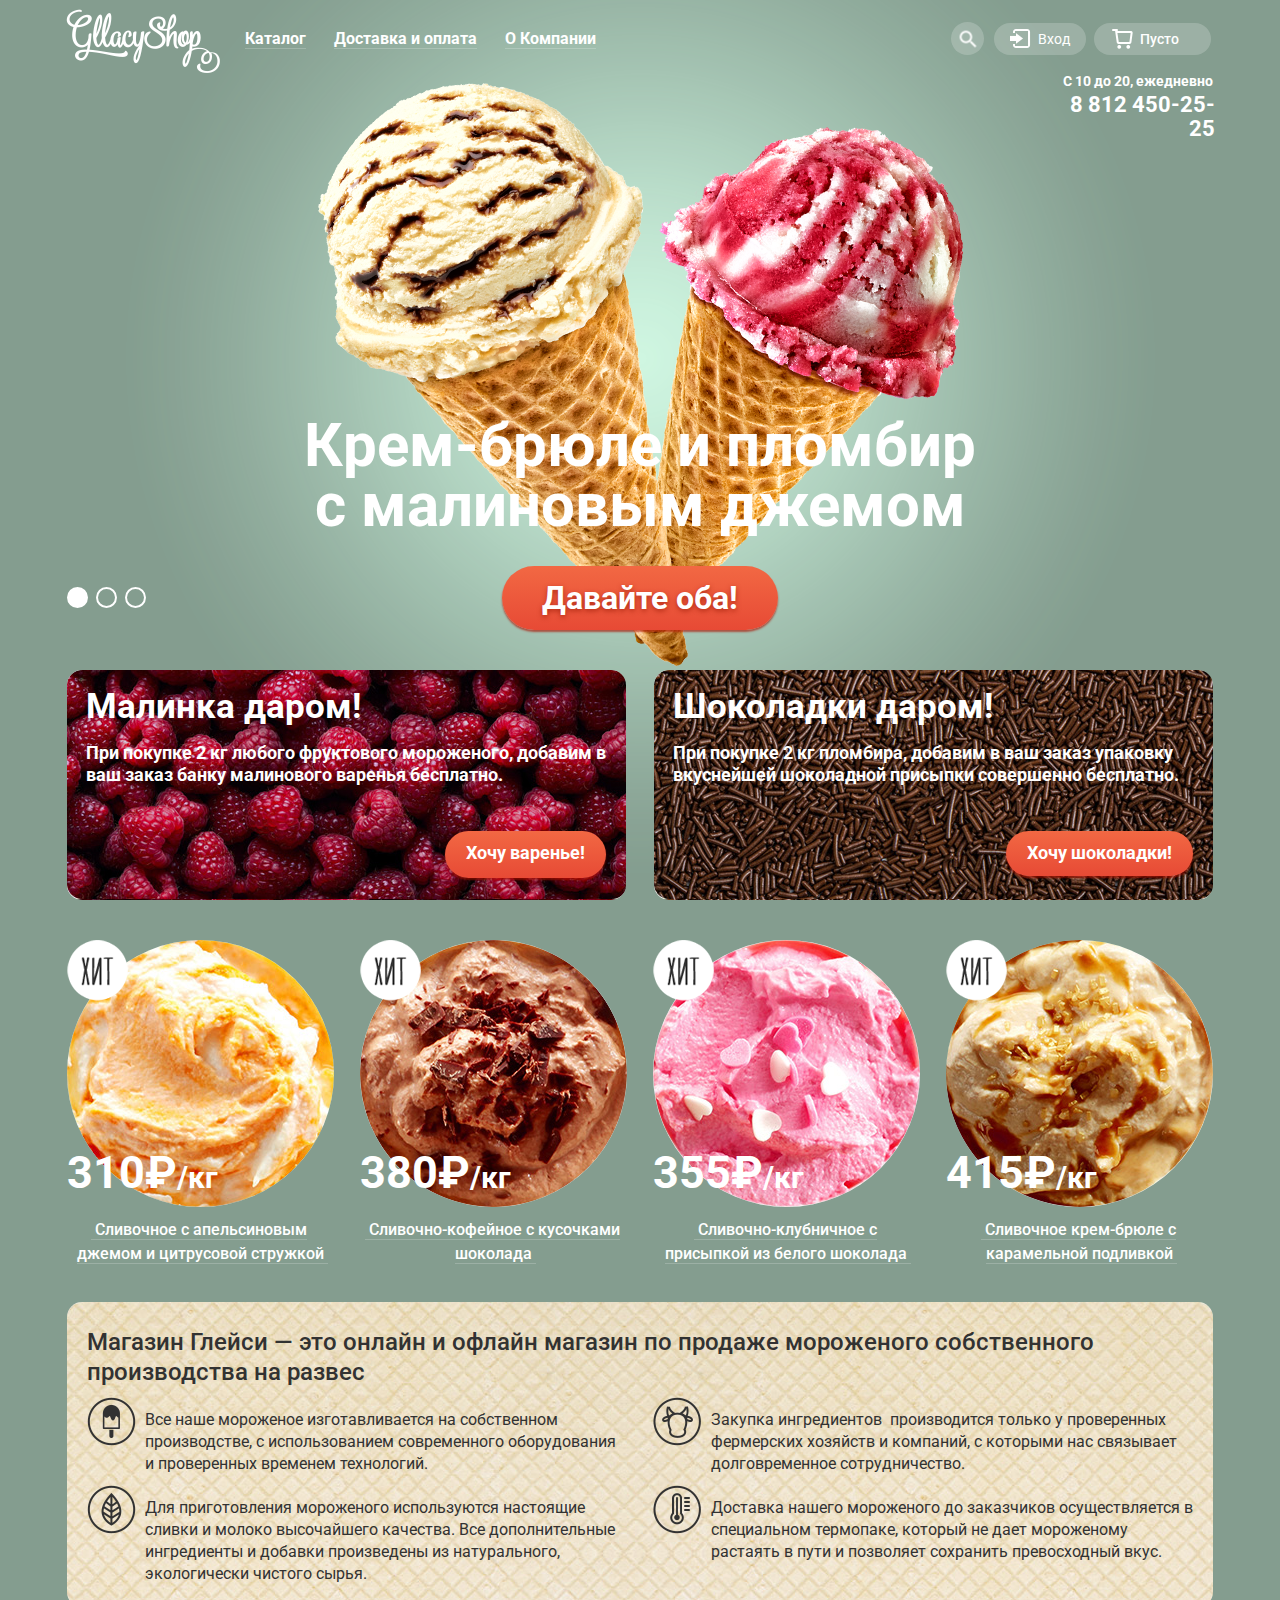
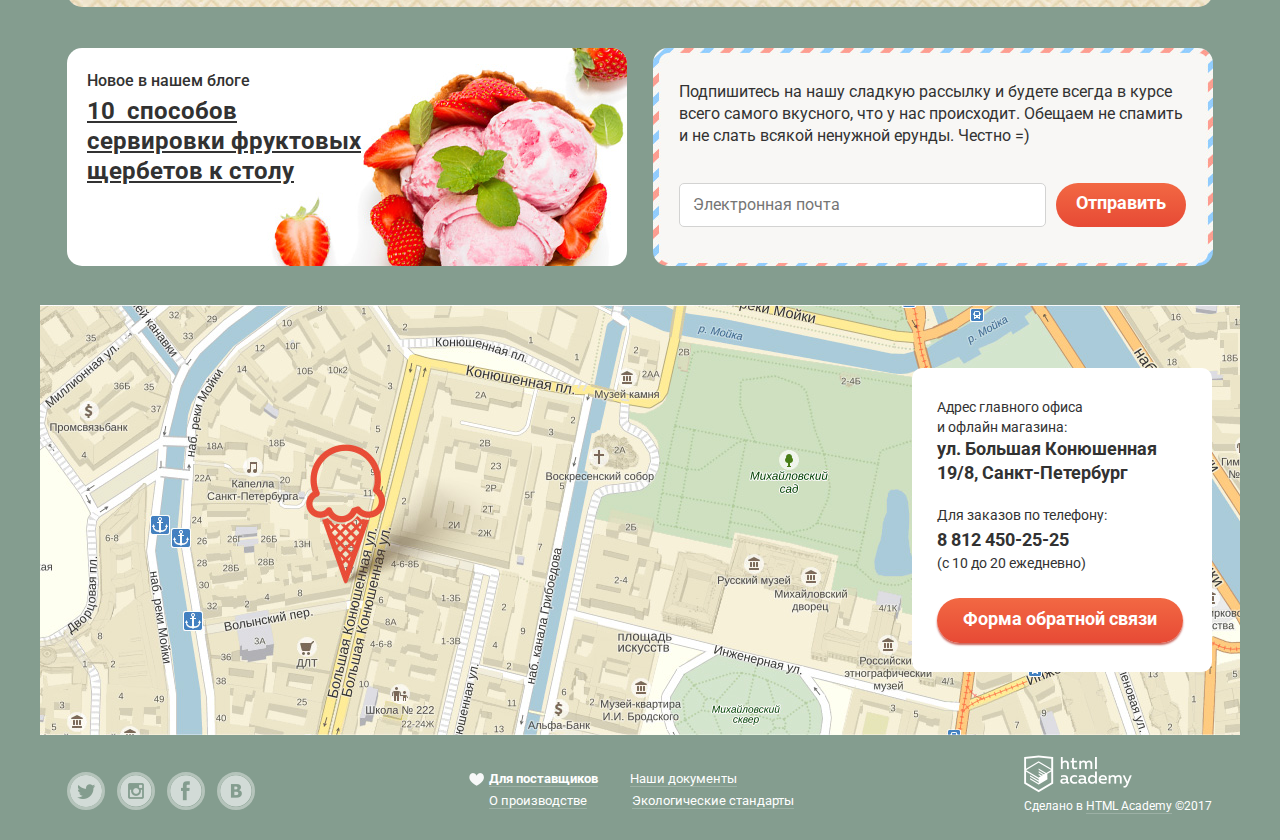
<file: index.html>
<!DOCTYPE html>
<html lang="ru">

<head>
  <meta charset="utf-8">
  <title>HTML Academy: Глейси</title>
  <link href="https://fonts.googleapis.com/css?family=Roboto:400,500,700&amp;subset=cyrillic" rel="stylesheet">
  <link href="css/normalize.css" rel="stylesheet">
  <link href="css/style.css" rel="stylesheet">
</head>

<body>
  <input class="first" type="radio" name="slider" id="slider-input-1" checked>
  <input class="second" type="radio" name="slider" id="slider-input-2">
  <input class="third" type="radio" name="slider" id="slider-input-3">
  <div class="site-wrapper">
    <!--КОНТЕЙНЕР-->
    <header class="main-header">
      <div class="container clearfix">
        <div class="logo">
          <img src="img/logo-.png" width="154" height="64" alt="Глейси">
        </div>
        <nav class="main-navigation">
          <ul>
            <li><a href="#"><span>Каталог</span></a>
              <ul class="active-menu">
                <li><a class="new" href="#">Новинки</a></li>
                <li><a href="catalog.html">Сливочное</a></li>
                <li><a href="#">Щербеты</a></li>
                <li><a href="#">Фруктовый лед</a></li>
                <li><a href="#">Мелорин</a></li>
              </ul>
            </li>
            <li><a href="#"><span>Доставка и оплата</span></a></li>
            <li><a href="#"><span>О Компании</span></a></li>
          </ul>
        </nav>
        <div class="search">
          <a class="search-btn" href="#">Поиск</a>
          <div class="search-form">
            <form action="https://echo.htmlacademy.ru" method="post">
              <input type="search" name="search" id="search-field" placeholder="Что ищем?">
              <label for="search-field">Что ищем?</label>
              <input class="buttons" type="submit" value="Поиск">
            </form>
          </div>
        </div>
        <div class="user-block">
          <a class="login" href="#">Вход</a>
          <div class="login-form">
            <form action="https://echo.htmlacademy.ru" method="post">
              <div class="login-form-email">
                <input type="email" name="email" id="email-field" placeholder="Электронная почта" required>
                <label for="email-field">Электронная почта</label>
              </div>
              <div class="login-form-pass">
                <input type="password" name="password" id="password-field" placeholder="Пароль" required>
                <label for="password-field">Пароль</label>
              </div>
              <input class="btn" type="submit" value="Войти">
              <a href="#">Забыли пароль?</a>
              <a href="#">Новая регистрация</a>
            </form>
          </div>
        </div>
        <div class="basket">
          <a class="basket-btn" href="#">Пусто</a>
        </div>
        <div class="schedule">
          <div class="schedule-time"> С 10 до 20, ежедневно </div>
          <div class="schedule-phone"> 8 812 450-25-25 </div>
        </div>
      </div>
    </header>
    <!--Слайдер-->
    <main class="container">
      <div class="slider ">
        <div class="slider-block slide-1">
          <div class="slider-title"> Крем-брюле и пломбир с малиновым джемом </div>
          <a class="slider-btn" href="#"> Давайте оба!</a>
        </div>
        <div class="slider-block slide-2">
          <div class="slider-title"> Шоколадный пломбир и лимонный сорбет </div>
          <a class="slider-btn" href="#"> Давайте оба!</a>
        </div>
        <div class="slider-block slide-3">
          <div class="slider-title"> Пломбир с помадкой и клубничный щербет </div>
          <a class="slider-btn" href="#"> Давайте оба!</a>
        </div>
        <div class="slider-controls">
          <label for="slider-input-1"></label>
          <label for="slider-input-2"></label>
          <label for="slider-input-3"></label>
        </div>
      </div>
      <section class="promotion clearfix">
        <!--АКЦИИ-->
        <div class="promotion-left">
          <b class="promotion-name"> Малинка даром!</b>
          <p>При покупке 2 кг любого фруктового мороженого, добавим в ваш заказ банку малинового варенья бесплатно.</p>
          <a class="btn" href="#">Хочу варенье!</a>
        </div>
        <div class="promotion-right">
          <b class="promotion-name"> Шоколадки даром!</b>
          <p>При покупке 2 кг пломбира, добавим в ваш заказ упаковку вкуснейшей шоколадной присыпки совершенно бесплатно.</p>
          <a class="btn" href="#">Хочу шоколадки!</a>
        </div>
      </section>
      <section class="hits clearfix">
        <!--ХИТЫ-->
        <article class="hits-item hit">
          <img src="img/1-310.jpg" alt="мороженое" width="267" height="267">
          <b class="price">310&#8381;<span class="hits-price">/кг</span></b>
          <a class="title" href="#">Сливочное с апельсиновым джемом и цитрусовой стружкой</a>
          <div class="hidden">
            <a class="btn" href="#">Быстрый просмотр</a>
          </div>
        </article>
        <article class="hits-item hit">
          <img src="img/2-380.jpg" alt="мороженое" width="267" height="267">
          <b class="price"> 380&#8381;<span class="hits-price">/кг</span></b>
          <a class="title" href="#">Сливочно-кофейное с кусочками шоколада</a>
          <div class="hidden">
            <a class="btn" href="#">Быстрый просмотр</a>
          </div>
        </article>
        <article class="hits-item hit">
          <img src="img/3-355.jpg" alt="мороженое" width="267" height="267">
          <b class="price">355&#8381;<span class="hits-price">/кг</span></b>
          <a class="title" href="#">Сливочно-клубничное с присыпкой из белого шоколада</a>
          <div class="hidden">
            <a class="btn" href="#">Быстрый просмотр</a>
          </div>
        </article>
        <article class="hits-item hit">
          <img src="img/4-415.jpg" alt="мороженое" width="267" height="267">
          <b class="price">415&#8381;<span class="hits-price">/кг</span></b>
          <a class="title" href="#">Сливочное крем-брюле с карамельной подливкой</a>
          <div class="hidden">
            <a class="btn" href="#">Быстрый просмотр</a>
          </div>
        </article>
      </section>
      <section class="features">
        <!--ОСОБЕННОСТИ-->
        <h2> Магазин Глейси — это онлайн и офлайн магазин по продаже мороженого собственного производства на развес </h2>
        <ul>
          <li class="features-item ice">Все наше мороженое изготавливается на собственном производстве, с использованием современного оборудования и проверенных временем технологий.</li>
          <li class="features-item cow">Закупка ингредиентов&ensp;производится только у проверенных фермерских хозяйств и компаний, с которыми нас связывает долговременное сотрудничество.</li>
          <li class="features-item leaf">Для приготовления мороженого используются настоящие сливки и молоко высочайшего качества. Все дополнительные ингредиенты и добавки произведены из натурального, экологически чистого сырья.</li>
          <li class="features-item temp">Доставка нашего мороженого до заказчиков осуществляется в специальном термопаке, который не дает мороженому растаять в пути и позволяет сохранить превосходный вкус.</li>
        </ul>
      </section>
      <section class="news clearfix">
        <!--НОВОСТИ и ПОДПИСКА-->
        <div class="news-left">
          <p>Новое в нашем блоге</p>
          <p>
            <a class="news-text" href="#">10&ensp;способов сервировки фруктовых щербетов к столу</a>
          </p>
        </div>
        <div class="news-right">
          <p>Подпишитесь на нашу сладкую рассылку и будете всегда в курсе всего самого вкусного, что у нас происходит. Обещаем не спамить и не слать всякой ненужной ерунды. Честно =) </p>
          <form class="subscribe" action="https://echo.htmlacademy.ru/" method="post">
            <input type="email" name="email" id="email-new" placeholder="Электронная почта">
            <label for="email-new">Электронная почта</label>
            <input class="btn" type="submit" value="Отправить">
          </form>
        </div>
      </section>
    </main>
    <section class="map">
      <!--КАРТА и АДРЕСС-->
      <img src="img/map.jpg" alt="Карта" width="1200" height="430">
      <div class="address">
        Адрес главного офиса <br> и офлайн магазина:<br>
        <span class="address-bold">ул. Большая Конюшенная<br>
                                      19/8, Санкт-Петербург</span>
        <br><br> Для заказов по телефону:<br>
        <span class="address-bold-2">8 812 450-25-25</span> (с 10 до 20 ежедневно)
        <a class="btn js-link" href="#">Форма обратной связи</a>
      </div>
    </section>
    <footer class="main-footer container clearfix">
      <section class="footer-social">
        <a class="social-btn social-btn-tw" href="#">Твиттер</a>
        <a class="social-btn social-btn-inst" href="#">Инстаграм</a>
        <a class="social-btn social-btn-fb" href="#">Фейсбук</a>
        <a class="social-btn social-btn-vk" href="#">Вконтакте</a>
      </section>
      <section class="footer-about">
        <a class="about-simple heart" href="#"><span>Для поставщиков</span></a>
        <a class="about-simple" href="#"><span>Наши документы</span></a>
        <a class="about-simple" href="#"><span>О производстве</span></a>
        <a class="about-simple" href="#"><span>Экологические стандарты</span></a>
      </section>
      <section class="footer-copyright">
        <img src="img/logo-htmlacademy.png" alt="Htmlacademy.ru" width="108" height="38">
          <p>Сделано в <a href="https://htmlacademy.ru">HTML Academy</a> &#169;2017</p>
      </section>
    </footer>
    <div class="modal-feedback">
      <b class="modal-title">
        Мы обязательно вам ответим!
      </b>
      <form class="feedback-form" action="https://echo.htmlacademy.ru" method="post">
        <div class="feedback-form-text">
          <input type="text" name="login" id="name-field" placeholder="Как вас зовут?" required="">
          <label for="name-field">Как вас зовут?</label>
        </div>
        <div class="feedback-form-email">
          <input type="email" name="email" id="your-email-field" placeholder="Ваша почта для ответа?" required="">
          <label for="your-email-field">Ваша почта для ответа?</label>
        </div>
        <div class="feedback-form-comment">
          <textarea name="comment" rows="6" id="write-field" placeholder="Напишите что-нибудь..."></textarea>
          <label for="write-field">Напишите что-нибудь...</label>
        </div>
        <div class="feedback-send">
          <input class="feedback-send btn" type="submit" value="Отправить">
        </div>
      </form>
      <button class="modal-content-close" type="button" title="Закрыть">Закрыть</button>
    </div>
  </div>
  <div class="modal-overlay js-show"></div>
  <script src="js/popup.js"></script>
</body>

</html>
</file>
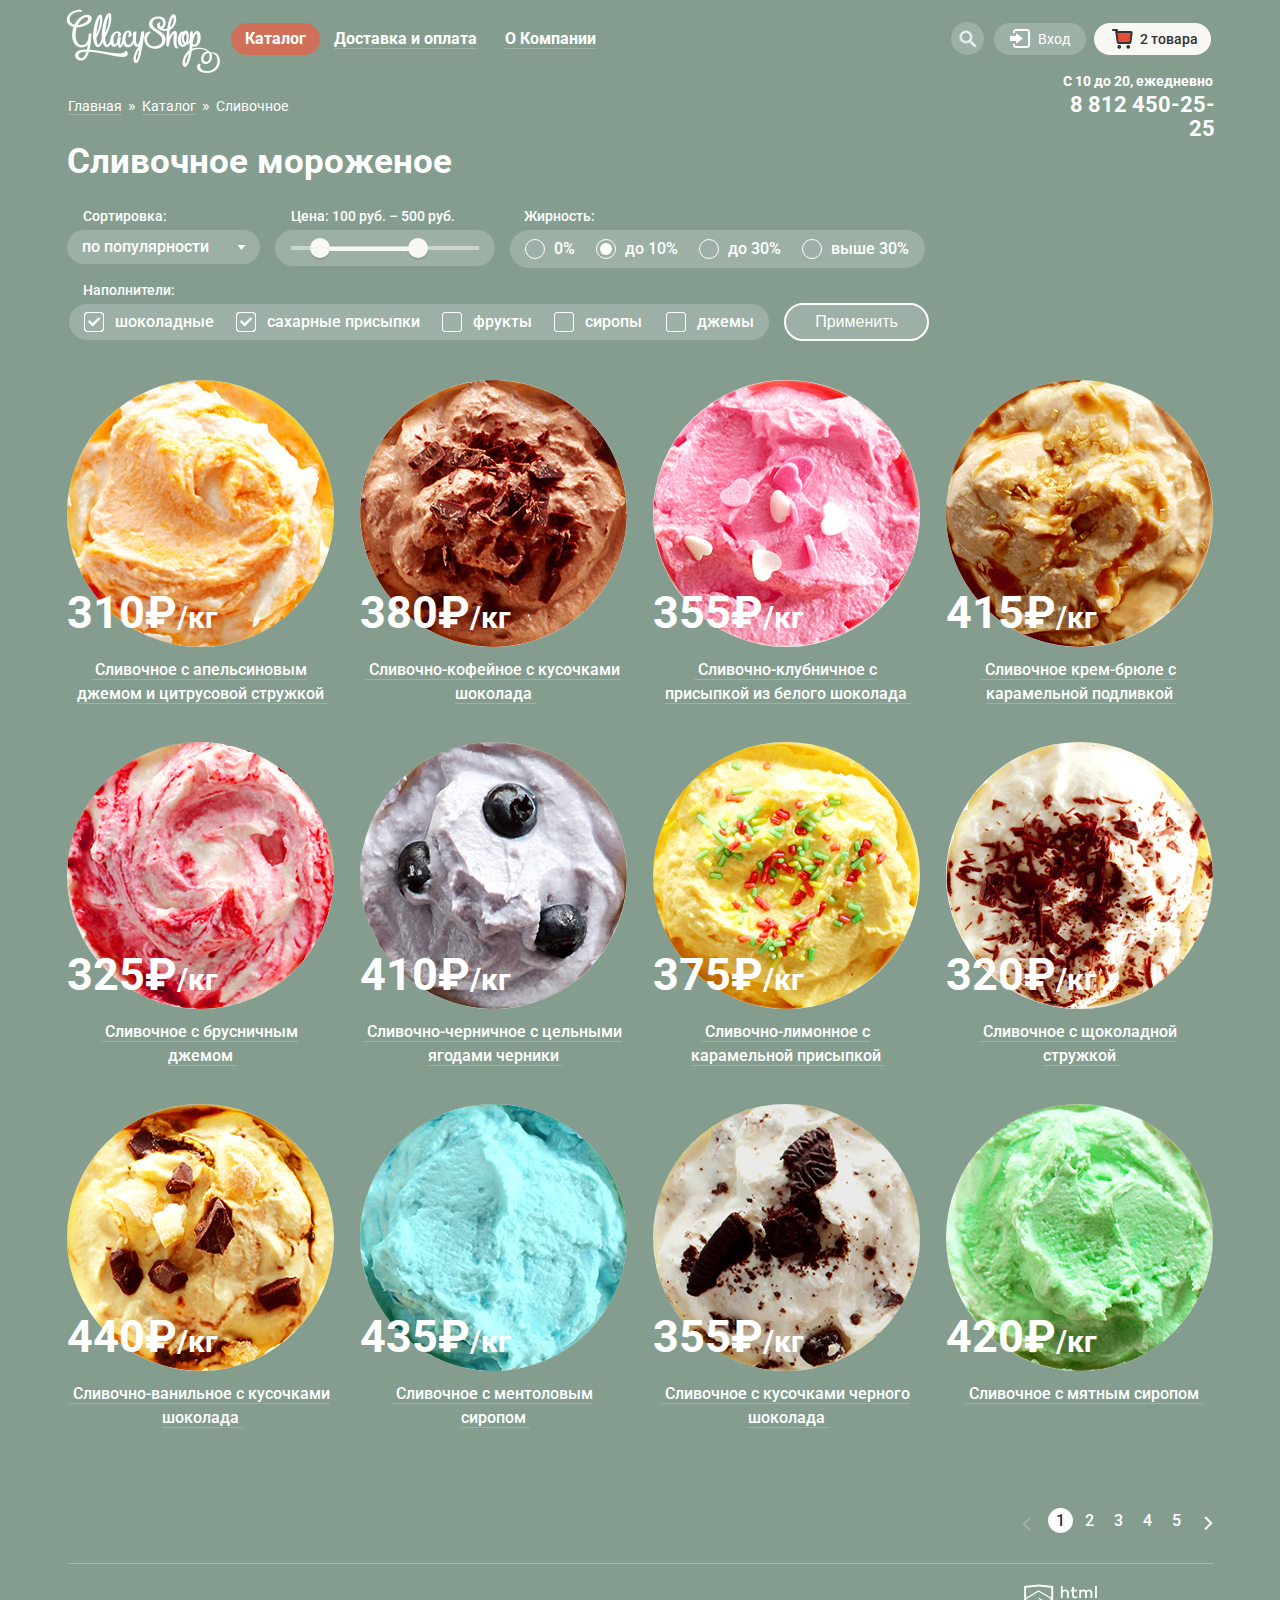
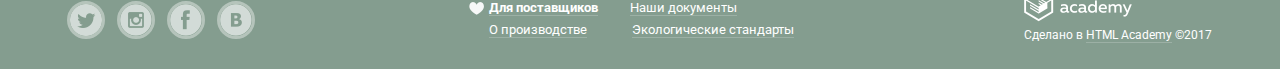
<file: catalog.html>
<!DOCTYPE html>
<html lang="ru">

<head>
  <meta charset="utf-8">
  <title>HTML Academy: Глейси</title>
  <link href="https://fonts.googleapis.com/css?family=Roboto:400,500,700&amp;subset=cyrillic" rel="stylesheet">
  <link href="css/normalize.css" rel="stylesheet">
  <link href="css/style.css" rel="stylesheet">
</head>

<body>
  <div class="site-wrapper">
    <header class="main-header">
      <div class="container clearfix">
        <div class="logo">
          <a href="index.html"><img src="img/logo-.png" width="154" height="64" alt="Глейси"></a>
        </div>
        <nav class="main-navigation">
          <ul>
            <li><a class="active"><span>Каталог</span></a>
              <ul class="active-menu">
                <li><a class="new" href="#">Новинки</a></li>
                <li><a class="menu-check">Сливочное</a></li>
                <li><a href="#">Щербеты</a></li>
                <li><a href="#">Фруктовый лед</a></li>
                <li><a href="#">Мелорин</a></li>
              </ul>
            </li>
            <li><a href="#"><span>Доставка и оплата</span></a></li>
            <li><a href="#"><span>О Компании</span></a></li>
          </ul>
        </nav>
        <div class="search">
          <a class="search-btn" href="#">Поиск</a>
          <div class="search-form">
            <form action="https://echo.htmlacademy.ru" method="post">
              <input type="search" name="search" id="search-field" placeholder="Что ищем?">
              <label for="search-field">Что ищем?</label>
              <input class="buttons" type="submit" value="Поиск">
            </form>
          </div>
        </div>
        <div class="user-block">
          <a class="login" href="#">Вход</a>
          <fieldset class="login-form">
            <form action="https://echo.htmlacademy.ru" method="post">
              <div class="login-form-email">
                <input type="email" name="email" id="email-field" placeholder="Электронная почта" required>
                <label for="email-field">Электронная почта</label>
              </div>
              <div class="login-form-pass">
                <input type="password" name="password" id="password-field" placeholder="Пароль" required>
                <label for="password-field">Пароль</label>
              </div>
              <input class="btn" type="submit" value="Войти">
              <a href="#">Забыли пароль?</a>
              <a href="#">Новая регистрация</a>
            </form>
          </fieldset>
        </div>
        <div class="basket plus">
          <a class="basket-btn" href="#">2 товара</a>
          <div class="basket-full">
            <table class="basket-full-1">
              <tr>
                <td class="col-0"><a class="delete">&#10006;</a></td>
                <td class="col-1"><img src="img/ice-min1.png" alt="mini-ice" width="33" height="33"></td>
                <td class="col-2">Пломбир с апельсиновым джемом</td>
                <td class="col-3">1,5 кг x <span class="col-price">200 руб.</span></td>
                <td class="col-4">300 руб.</td>
              </tr>
              <tr>
                <td class="col-0"><a class="delete">&#10006;</a></td>
                <td class="col-1"><img src="img/ice-min2.png" alt="mini-ice" width="33" height="33"></td>
                <td class="col-2">Клубничный пломбир с присыпкой из белого шоколада</td>
                <td class="col-3">1,5 кг x <span class="col-price">300 руб.</span></td>
                <td class="col-4">450 руб.</td>
              </tr>
            </table>
            <hr>
            <div>
              <span class="basket-price">Итого: 750 руб.</span>
            </div>
            <div class="btn">
              <a href="#">Оформить заказ</a>
            </div>
          </div>
        </div>
        <div class="schedule">
          <div class="schedule-time"> С 10 до 20, ежедневно </div>
          <div class="schedule-phone"> 8 812 450-25-25 </div>
        </div>
        <div class="breadcrumbs">
          <ul>
            <li><a href="index.html">Главная</a></li>
            <li><a href="#">Каталог</a></li>
            <li><a class="breadcrumbs-page">Сливочное</a></li>
          </ul>
        </div>
      </div>
    </header>
    <main class="container clearfix">
      <div class="content-title">
        <h1>Сливочное мороженое</h1>
        <section class="filter clearfix">
          <!--Фильтр/сортровщик-->
          <form action="https://echo.htmlacademy.ru" method="post">
            <fieldset class="sort">
              <legend class="filter-name">Сортировка:</legend>
              <div class="form-style">
                <select class="marker" name="sorting">
                  <option value="По популярности" selected> по популярности </option>
                  <option value="Сначала недорогие"> сначала недорогие </option>
                  <option value="Сначала дорогие"> сначала дорогие </option>
                  <option value="По жирности"> по жирности </option>
                </select>
              </div>
            </fieldset>
            <fieldset class="filter-price">
              <legend class="filter-name">Цена: 100 руб. – 500 руб.</legend>
              <div class="range-controls">
                <div class="scale">
                  <div class="bar"></div>
                </div>
                <div class="toggle min-toggle"></div>
                <div class="toggle max-toggle"></div>
              </div>
            </fieldset>
            <fieldset class="filter-fat">
              <!--ЖИРНОСТЬ-->
              <legend class="filter-name">Жирность:</legend>
              <div class="fat-style">
                <div class="filter-fat-item">
                  <input type="radio" name="fat" value="0%" id="filter-fat-0">
                  <label for="filter-fat-0">0&#37;</label>
                </div>
                <div class="filter-fat-item">
                  <input type="radio" name="fat" value="10%" id="filter-fat-10" checked>
                  <label for="filter-fat-10">до 10&#37;</label>
                </div>
                <div class="filter-fat-item">
                  <input type="radio" name="fat" value="до 30%" id="filter-fat-30">
                  <label for="filter-fat-30">до 30&#37;</label>
                </div>
                <div class="filter-fat-item">
                  <input type="radio" name="fat" value="выше 30%" id="filter-fat">
                  <label for="filter-fat">выше 30&#37;</label>
                </div>
              </div>
            </fieldset>
            <fieldset class="filter-topping">
              <!--Наполнитель-->
              <legend class="filter-name">Наполнители:</legend>
              <div class="topping-style">
                <div class="filter-topping-item">
                  <input type="checkbox" name="topping" value="шоколад" id="filter-topping-1" checked>
                  <label for="filter-topping-1">Шоколадные</label>
                </div>
                <div class="filter-topping-item">
                  <input type="checkbox" name="topping" value="сахарные присыпки" id="filter-topping-2" checked>
                  <label for="filter-topping-2">Сахарные присыпки</label>
                </div>
                <div class="filter-topping-item">
                  <input type="checkbox" name="topping" value="фрукты" id="filter-topping-3">
                  <label for="filter-topping-3">Фрукты</label>
                </div>
                <div class="filter-topping-item">
                  <input type="checkbox" name="topping" value="сиропы" id="filter-topping-4">
                  <label for="filter-topping-4">Сиропы</label>
                </div>
                <div class="filter-topping-item">
                  <input type="checkbox" name="topping" value="джемы" id="filter-topping-5">
                  <label for="filter-topping-5">Джемы</label>
                </div>
              </div>
            </fieldset>
            <input class="filter-button filter-btn" type="submit" value="Применить">
          </form>
        </section>
        <section class="catalog clearfix">
          <!--КАТАЛОГ КЛАСС ХИТОВ-->
          <article class="hits-item">
            <img src="img/1-310.jpg" alt="мороженое" width="267" height="267">
            <b class="price">310&#8381;<span class="hits-price">/кг</span></b>
            <a class="title" href="#">Сливочное с апельсиновым джемом и цитрусовой стружкой</a>
            <div class="hidden">
              <a class="btn" href="#">Быстрый просмотр</a>
            </div>
          </article>
          <article class="hits-item">
            <img src="img/2-380.jpg" alt="мороженое" width="267" height="267">
            <b class="price">380&#8381;<span class="hits-price">/кг</span></b>
            <a class="title" href="#">Сливочно-кофейное с кусочками шоколада</a>
            <div class="hidden">
              <a class="btn" href="#">Быстрый просмотр</a>
            </div>
          </article>
          <article class="hits-item">
            <img src="img/3-355.jpg" alt="мороженое" width="267" height="267">
            <b class="price">355&#8381;<span class="hits-price">/кг</span></b>
            <a class="title" href="#">Сливочно-клубничное с присыпкой из белого шоколада</a>
            <div class="hidden">
              <a class="btn" href="#">Быстрый просмотр</a>
            </div>
          </article>
          <article class="hits-item">
            <img src="img/4-415.jpg" alt="мороженое" width="267" height="267">
            <b class="price">415&#8381;<span class="hits-price">/кг</span></b>
            <a class="title" href="#">Сливочное крем-брюле с карамельной подливкой</a>
            <div class="hidden">
              <a class="btn" href="#">Быстрый просмотр</a>
            </div>
          </article>
          <article class="hits-item">
            <img src="img/5-325.jpg" alt="мороженое" width="267" height="267">
            <b class="price">325&#8381;<span class="hits-price">/кг</span></b>
            <a class="title" href="#">Сливочное с брусничным джемом</a>
            <div class="hidden">
              <a class="btn" href="#">Быстрый просмотр</a>
            </div>
          </article>
          <article class="hits-item">
            <img src="img/6-410.jpg" alt="мороженое" width="267" height="267">
            <b class="price">410&#8381;<span class="hits-price">/кг</span></b>
            <a class="title" href="#">Сливочно-черничное с цельными ягодами черники</a>
            <div class="hidden">
              <a class="btn" href="#">Быстрый просмотр</a>
            </div>
          </article>
          <article class="hits-item">
            <img src="img/7-375.jpg" alt="мороженое" width="267" height="267">
            <b class="price">375&#8381;<span class="hits-price">/кг</span></b>
            <a class="title" href="#">Сливочно-лимонное с карамельной присыпкой</a>
            <div class="hidden">
              <a class="btn" href="#">Быстрый просмотр</a>
            </div>
          </article>
          <article class="hits-item">
            <img src="img/8-320.jpg" alt="мороженое" width="267" height="267">
            <b class="price">320&#8381;<span class="hits-price">/кг</span></b>
            <a class="title" href="#">Сливочное с щоколадной стружкой</a>
            <div class="hidden">
              <a class="btn" href="#">Быстрый просмотр</a>
            </div>
          </article>
          <article class="hits-item">
            <img src="img/9-440.jpg" alt="мороженое" width="267" height="267">
            <b class="price">440&#8381;<span class="hits-price">/кг</span></b>
            <a class="title" href="#">Сливочно-ванильное с кусочками шоколада</a>
            <div class="hidden">
              <a class="btn" href="#">Быстрый просмотр</a>
            </div>
          </article>
          <article class="hits-item">
            <img src="img/10-435.jpg" alt="мороженое" width="267" height="267">
            <b class="price">435&#8381;<span class="hits-price">/кг</span></b>
            <a class="title" href="#">Сливочное с ментоловым сиропом</a>
            <div class="hidden">
              <a class="btn" href="#">Быстрый просмотр</a>
            </div>
          </article>
          <article class="hits-item">
            <img src="img/11-355.jpg" alt="мороженое" width="267" height="267">
            <b class="price">355&#8381;<span class="hits-price">/кг</span></b>
            <a class="title" href="#">Сливочное с кусочками черного шоколада</a>
            <div class="hidden">
              <a class="btn" href="#">Быстрый просмотр</a>
            </div>
          </article>
          <article class="hits-item">
            <img src="img/12-420.jpg" alt="мороженое" width="267" height="267">
            <b class="price">420&#8381;<span class="hits-price">/кг</span></b>
            <a class="title" href="#">Сливочное с мятным сиропом</a>
            <div class="hidden">
              <a class="btn" href="#">Быстрый просмотр</a>
            </div>
          </article>
        </section>
        <div class="paginator">
          <a class="page-btn-prev"></a>
          <a class="page-btn">1</a>
          <a href="#">2</a>
          <a href="#">3</a>
          <a href="#">4</a>
          <a href="#">5</a>
          <a class="page-btn-next" href="#"></a>
        </div>
      </div>
    </main>
    <footer class="main-footer container clearfix">
      <section class="footer-social">
        <a class="social-btn social-btn-tw" href="#">Твиттер</a>
        <a class="social-btn social-btn-inst" href="#">Инстаграм</a>
        <a class="social-btn social-btn-fb" href="#">Фейсбук</a>
        <a class="social-btn social-btn-vk" href="#">Вконтакте</a>
      </section>
      <section class="footer-about">
        <a class="about-simple heart" href="#"><span>Для поставщиков</span></a>
        <a class="about-simple" href="#"><span>Наши документы</span></a>
        <a class="about-simple" href="#"><span>О производстве</span></a>
        <a class="about-simple" href="#"><span>Экологические стандарты</span></a>
      </section>
      <section class="footer-copyright">
        <img src="img/logo-htmlacademy.png" alt="Htmlacademy.ru" width="108" height="38">
        <p>Сделано в <a href="https://htmlacademy.ru">HTML Academy</a> &#169;2017</p>
      </section>
    </footer>
  </div>
</body>

</html>
</file>
<file: css/style.css>
body {
  min-width: 1200px;
  font-size: 16px;
  line-height: 22px;
  color: #ffffff;
  font-weight: normal;
  font-family: "Roboto", "Arial", sans-serif;
  background: #849d8f;
}

body>input[type="radio"] {
  display: none;
}

fieldset {
  border: none;
}

img {
  max-width: 100%;
  height: auto;
}

.clearfix::after {
  content: "";
  display: table;
  clear: both;
}

.site-wrapper {
  min-width: 1200px;
  background-position: top center;
  background-repeat: no-repeat;
  -webkit-transition: background-image 0.5s ease, background-color 0.5s ease;
  transition: background-image 0.5s ease, background-color 0.5s ease;
}

.site-wrapper::before, .site-wrapper::after {
  content: "";
  visibility: hidden;
}

.site-wrapper::before {
  background-image: url("../img/ice-2.png");
}

.site-wrapper::after {
  background-image: url("../img/ice-2.png");
}

.container {
  width: 1146px;
  margin: 0 auto;
  padding-left: 27px;
  padding-right: 27px;
}

.logo {
  float: left;
  width: 155px;
  height: 64px;
  margin-left: -1px;
  margin-right: 10px;
  margin-top: 9px;
}

.main-navigation {
  float: left;
  width: 677px;
  margin-right: 20px;
  margin-top: 23px;
}

.main-navigation ul {
  padding: 0;
  margin: 0;
  font-size: 0;
}

.main-navigation li {
  position: relative;
  display: inline-block;
  padding-bottom: 10px;
  vertical-align: top;
  list-style: none;
  font-size: 16px;
  line-height: 18px;
  font-weight: bold;
}

.main-navigation a {
  display: block;
  color: #ffffff;
  padding: 7px 14px;
  font-size: 16px;
  line-height: 18px;
  font-weight: bold;
  font-family: "Roboto", "Arial", sans-serif;
  border-radius: 50px;
  text-decoration: none;
}

.main-navigation a:hover {
  background-color: #f7f6f3;
  color: #333333;
  border-bottom: none;
}

.main-navigation span {
  border-bottom: 1px solid rgba(255, 255, 255, 0.2);
}

.main-navigation span:hover {
  border-bottom: none;
}

.main-navigation>a:active {
  box-shadow: inset 0 2px 2px 0 #696969;
}

.main-navigation li:hover .active-menu {
  display: block;
}

.main-navigation li:hover>a {
  background-color: #f7f6f3;
  color: #333333;
  text-decoration: none;
}

.main-navigation .active {
  background-color: #d07058;
  box-shadow: none;
}

.active span {
  border-bottom: none;
}

.active-menu {
  position: absolute;
  top: 38px;
  left: -6px;
  display: none;
  z-index: 2;
  list-style: none;
  width: 143px;
  margin: 0;
  background-color: #f8f7f4;
  border-radius: 5px;
  box-shadow: 0 20px 20px 0 rgba(0, 0, 0, 0.4);
}

.active-menu li {
  position: relative;
  display: block;
  padding: 0;
  margin: 0;
}

.active-menu li:first-child {
  padding-bottom: 4px;
}

.active-menu li:first-child::after {
  content: "";
  position: absolute;
  top: 36px;
  left: 6px;
  height: 1px;
  width: 128px;
  background: rgba(53, 53, 53, 0.2);
}

.active-menu li:last-child {
  padding-bottom: 2px;
}

.active-menu a {
  display: block;
  padding-left: 20px;
  margin: 2px 0;
  color: #323232;
  text-decoration: none;
  font-weight: normal;
  font-size: 14px;
  line-height: 16px;
  border-radius: 0;
}

.active-menu .new {
  font-weight: bold;
}

.active-menu li:hover a:not(.menu-check) {
  background-color: #fbded7;
}

.active-menu li:active a:active:not(.menu-check) {
  background-color: #f6b5a5;
  box-shadow: none;
}

.active-menu .menu-check {
  color: #ffffff;
  background-color: #d07058;
}

.active-menu .menu-check:hover {
  color: #ffffff;
  background-color: #d07058;
}

.search {
  float: left;
  margin-left: 23px;
  margin-right: 10px;
  margin-top: 22px;
  padding-bottom: 5px;
  position: relative;
}

.search:hover .search-form {
  display: block;
}

.search-form {
  display: none;
  position: absolute;
  z-index: 2;
  top: 38px;
  left: -307px;
  width: 310px;
  padding: 20px 15px;
  background: #f8f7f4;
  box-shadow: 0 20px 20px 0 rgba(0, 0, 0, 0.4);
  border-radius: 5px;
  color: #323232;
}

.form-field input[placeholder] {
  font-size: 14px;
  line-height: 24px;
  font-weight: normal;
  color: #999999;
}

.search-form input {
  box-sizing: border-box;
  width: 100%;
  padding: 9px 12px;
  margin: 0;
  font-size: 16px;
  line-height: 24px;
  color: #323232;
  font-family: "Roboto", "Arial", sans-serif;
  font-weight: bold;
  border: 1px solid #d3d3d2;
  border-radius: 5px;
}

.search-form input[type="search"]::-webkit-input-placeholder {
  font-size: 16px;
  line-height: 24px;
  font-weight: normal;
}

.search-form input[type="search"]::-moz-placeholder {
  font-size: 16px;
  line-height: 24px;
  font-weight: normal;
}

.search-form input[type="search"]:-ms-input-placeholder {
  font-size: 16px;
  line-height: 24px;
  font-weight: normal;
}

.search-form input[type="search"]::placeholder {
  font-size: 16px;
  line-height: 24px;
  font-weight: normal;
}

.search-form label {
  display: none;
  position: absolute;
  top: 30px;
  left: 30px;
  font-size: 14px;
  line-height: 24px;
  font-weight: normal;
  color: #999999;
}

.search-form input:focus {
  box-shadow: 0 0 0 2px rgba(46, 136, 228, 0.5);
  outline: none;
}

.search-form input:hover {
  box-shadow: 0 0 0 1px rgba(154, 154, 154, .5);
}

.search-form input:focus+label {
  display: block;
  position: absolute;
  top: 5px;
  left: 30px;
  color: #5b9ddf;
  font-size: 11px;
  line-height: 13px;
  font-weight: normal;
}

.search-form .buttons {
  display: none;
}

.search-btn {
  display: inline-block;
  position: relative;
  vertical-align: top;
  width: 33px;
  min-height: 33px;
  font-size: 0;
  background-color: rgba(255, 255, 255, 0.2);
  border-radius: 50%;
}

.search-btn::before {
  content: "";
  display: block;
  background: url("../img/spritesheet.png") no-repeat;
  width: 17px;
  height: 17px;
  background-position: -239px -161px;
  position: absolute;
  top: 50%;
  left: 50%;
  -webkit-transform: translate(-50%, -50%);
  transform: translate(-50%, -50%);
}

.search-btn:hover::before, .search-btn:hover {
  background-color: rgba(248, 247, 244, 1);
  background-position: -266px -161px;
}

.search:hover .search-btn::before {
  background-position: -266px -161px;
}

.search:hover .search-btn {
  background-color: rgba(248, 247, 244, 1);
}

.user-block {
  float: left;
  margin-right: 8px;
  margin-top: 23px;
  position: relative;
  padding-bottom: 5px;
}

.user-block:hover .login-form {
  display: block;
}

.login-form {
  display: none;
  position: absolute;
  z-index: 2;
  top: 35px;
  left: -180px;
  width: 244px;
  min-height: 174px;
  padding: 17px;
  padding-bottom: 5px;
  padding-top: 20px;
  background: #f8f7f4;
  box-shadow: 0 20px 20px 0 rgba(0, 0, 0, 0.4);
  border-radius: 5px;
}

.login-form input {
  width: 90%;
  padding: 10px;
  margin-bottom: 17px;
  font-size: 14px;
  line-height: 24px;
  color: #323232;
  font-family: "Roboto", "Arial", sans-serif;
  font-weight: bold;
  border: 1px solid #d3d3d2;
  border-radius: 5px;
}

.login-form input:hover {
  box-shadow: 0 0 0 1px rgba(154, 154, 154, .5);
}

.login-form input:focus {
  box-shadow: 0 0 0 2px rgba(46, 136, 228, 0.5);
  outline: none;
}

.login-form-email {
  position: relative;
  margin: 0;
  padding: 0;
}

.login-form label[for="email-field"] {
  display: none;
}

.login-form input:focus+label[for="email-field"] {
  display: block;
  position: absolute;
  top: -14px;
  left: 15px;
  color: #5b9ddf;
  font-size: 11px;
  line-height: 13px;
  font-weight: normal;
}

.login-form-pass {
  position: relative;
  margin: 0;
  padding: 0;
}

.login-form label[for="password-field"] {
  display: none;
}

.login-form input:focus+label[for="password-field"] {
  display: block;
  position: absolute;
  top: -14px;
  left: 15px;
  color: #5b9ddf;
  font-size: 11px;
  line-height: 13px;
  font-weight: normal;
}

.login-form input[type="email"]::-webkit-input-placeholder {
  font-size: 16px;
  line-height: 24px;
  font-weight: normal;
}

.login-form input[type="email"]::-moz-placeholder {
  font-size: 16px;
  line-height: 24px;
  font-weight: normal;
}

.login-form input[type="email"]:-ms-input-placeholder {
  font-size: 16px;
  line-height: 24px;
  font-weight: normal;
}

.login-form input[type="email"]::placeholder {
  font-size: 16px;
  line-height: 24px;
  font-weight: normal;
}

input[type="password"]::-webkit-input-placeholder {
  font-size: 16px;
  line-height: 24px;
  font-weight: normal;
}

input[type="password"]::-moz-placeholder {
  font-size: 16px;
  line-height: 24px;
  font-weight: normal;
}

input[type="password"]:-ms-input-placeholder {
  font-size: 16px;
  line-height: 24px;
  font-weight: normal;
}

input[type="password"]::placeholder {
  font-size: 16px;
  line-height: 24px;
  font-weight: normal;
}

.btn {
  display: inline-block;
  padding: 12px 40px;
  font-weight: bold;
  font-size: 32px;
  line-height: 44px;
  vertical-align: top;
  color: #ffffff;
  text-decoration: none;
  text-shadow: 0 2px 5px rgba(160, 32, 11, 0.76);
  background: #f26843;
  background: -webkit-linear-gradient(top, #f26843 0%, #e74a35 100%);
  background: linear-gradient(to bottom, #f26843 0%, #e74a35 100%);
  border-radius: 100px;
  box-shadow: 0 2px 2px rgba(172, 16, 0, 0.64);
}

.btn:hover {
  background: -webkit-linear-gradient(top, #f58669 0%, #ec6f5e 100%);
  background: linear-gradient(to bottom, #f58669 0%, #ec6f5e 100%);
  box-shadow: 0 2px 2px rgba(172, 16, 0, 1);
}

.btn:active {
  background: -webkit-linear-gradient(top, #d84732 0%, #e1613e 100%);
  background: linear-gradient(to bottom, #d84732 0%, #e1613e 100%);
  box-shadow: inset 0 2px 2px rgba(172, 16, 0, 1);
}

.login-form a {
  float: left;
  color: #323232;
  font-size: 13px;
  line-height: 24px;
  margin-left: 19px;
  font-weight: normal;
}

.login-form a:hover {
  color: #e84d37;
}

.login-form .btn {
  float: left;
  width: 100px;
  font-size: 18px;
  line-height: 24px;
  font-weight: bold;
  color: #ffffff;
  padding: 10px 5px;
  margin-right: 2px;
  margin-top: 4px;
  text-shadow: none;
  box-shadow: none;
  border-radius: 20px;
  border: 0;
}

.login {
  display: inline-block;
  vertical-align: top;
  position: relative;
  width: 60px;
  padding: 8px 16px;
  background-color: rgba(255, 255, 255, 0.2);
  font-size: 14px;
  line-height: 16px;
  text-align: right;
  color: #ffffff;
  text-decoration: none;
  border-radius: 50px;
}

.login::before {
  content: "";
  position: absolute;
  top: 6px;
  left: 16px;
  background: url("../img/spritesheet.png") no-repeat;
  width: 21px;
  height: 19px;
  background-position: -5px -188px;
}

.login:hover, .login:hover::before {
  background-color: rgba(248, 247, 244, 1);
  background-position: -36px -188px;
}

.user-block:hover .login {
  background-color: rgba(248, 247, 244, 1);
  color: #323232;
}

.user-block:hover .login::before {
  background-position: -36px -188px;
}

.basket {
  float: left;
  position: relative;
  width: 117px;
  margin-top: 23px;
  margin-right: 0;
  padding-bottom: 6px;
  text-align: right;
}

.basket:hover .basket-full {
  display: block;
}

.basket-full {
  display: none;
  width: 515px;
  padding: 5px 12px;
  padding-bottom: 17px;
  position: absolute;
  top: 36px;
  right: 0px;
  background: #f8f7f4;
  box-shadow: 0 20px 20px 0 rgba(0, 0, 0, 0.4);
  color: #323232;
  font-size: 13px;
  line-height: 16px;
  border-radius: 5px;
  z-index: 5;
}

.basket-full-1 {
  border-collapse: separate;
  border-spacing: 0px 20px;
  font-size: 13px;
  line-height: 16px;
  text-align: left;
}

.basket-full-1 .delete {
  color: #323232;
  cursor: pointer;
}

.col-0 {
  padding-top: 0px;
  padding-right: 10px;
}

.col-1 {
  padding-top: 3px;
  padding-right: 10px;
}

.col-2 {
  width: 220px;
  padding-right: 10px;
  text-align: left;
}

.col-3 {
  width: 115px;
}

.col-4 {
  width: 80px;
}

.col-price {
  color: #999999;
}

.basket-price {
  font-size: 15px;
  line-height: 18px;
  font-weight: bold;
}

.basket-full .btn {
  margin-top: 15px;
  font-size: 18px;
  line-height: 24px;
  font-weight: bold;
  text-shadow: none;
  padding: 10px 10px;
}

.basket-full a {
  color: #ffffff;
  text-decoration: none;
}

.basket-btn {
  display: inline-block;
  vertical-align: top;
  position: relative;
  width: 59px;
  padding: 8px 12px;
  padding-left: 46px;
  background-color: rgba(255, 255, 255, 0.2);
  font-size: 14px;
  line-height: 16px;
  font-weight: 500;
  text-align: left;
  color: #ffffff;
  text-decoration: none;
  border-radius: 50px;
}

.basket-btn::before {
  content: "";
  position: absolute;
  top: 6px;
  left: 18px;
  background: url("../img/spritesheet.png") no-repeat;
  width: 21px;
  height: 20px;
  background-position: -197px -5px;
}

.basket.plus .basket-btn {
  background-color: rgba(248, 247, 244, 1);
  color: #323232;
  background-position: -228px -5px;
}

.basket.plus .basket-btn::before {
  background-position: -228px -5px;
}

.breadcrumbs {
  float: left;
  width: 850px;
  padding: 0px;
  margin-top: 22px;
  margin-right: 0px;
  margin-left: 1px;
  margin-bottom: 2px;
}

.breadcrumbs ul {
  padding: 0;
  margin: 0;
}

.breadcrumbs li {
  display: inline-block;
  position: relative;
  padding-right: 13px;
  list-style: none;
  margin-right: 3px;
}

.breadcrumbs li:not(:last-child)::after {
  content: "»";
  position: absolute;
  top: -3px;
  left: 60px;
}

.breadcrumbs a:not(.breadcrumbs-page) {
  display: block;
  color: #ffffff;
  font-size: 14px;
  line-height: 16px;
  text-decoration: none;
  border-bottom: 1px solid rgba(255, 255, 255, 0.2);
}

.breadcrumbs-page {
  color: #ffffff;
  font-size: 14px;
  line-height: 16px;
  text-decoration: none;
  border-bottom: none;
}

.breadcrumbs a:hover:not(.breadcrumbs-page) {
  color: #ffbc9e;
  border-bottom: 1px solid #ffbc9e;
}

.schedule {
  float: right;
  padding: 0;
  margin: 0;
  width: 170px;
  margin-top: 12px;
  margin-right: -2px;
  text-align: right;
}

.schedule-time {
  font-size: 14px;
  line-height: 16px;
  font-weight: bold;
  margin-right: 2px;
}

.schedule-phone {
  margin-top: 4px;
  font-size: 22px;
  line-height: 24px;
  font-weight: bold;
}

.content-title h1 {
  margin: 0;
  padding: 0;
  margin-bottom: 26px;
  font-size: 35px;
  line-height: 41px;
  color: #ffffff;
  font-weight: bold;
  font-family: "Roboto", "Arial", sans-serif;
}

.filter {
  width: 1146px;
  margin-bottom: 39px;
}

.sort {
  float: left;
  margin: 0;
  margin-right: 15px;
  padding: 0;
  position: relative;
}

.form-style {
  position: relative;
  padding: 0;
  margin: 0;
}

.form-style::after {
  content: "";
  position: absolute;
  top: 15px;
  right: 14px;
  background: url("../img/marker1.png");
  width: 9px;
  height: 5px;
}

.form-style:hover::after {
  content: "";
  position: absolute;
  top: 15px;
  right: 14px;
  background: url("../img/marker2.png");
  width: 9px;
  height: 5px;
}

.sort .filter-name {
  display: inline-block;
  vertical-align: top;
  padding: 0;
  margin: 0;
  margin-left: 16px;
  margin-bottom: 6px;
  font-size: 14px;
  line-height: 16px;
  color: #ffffff;
  font-weight: 500;
}

.sort select[name="sorting"] {
  width: 193px;
  background: rgba(255, 255, 255, 0.2);
  padding-top: 8px;
  padding-bottom: 8px;
  padding-left: 15px;
  padding-right: 22px;
  border-radius: 20px;
  font-size: 16px;
  line-height: 18px;
  font-weight: 500;
  font-family: "Roboto", "Arial", sans-serif;
  color: #ffffff;
  cursor: pointer;
  border: none;
  appearance: none;
  -moz-appearance: none;
  -webkit-appearance: none;
}

.marker::-ms-expand {
  display: none;
}

.sort select[name="sorting"]:hover {
  background: rgba(255, 255, 255, 1);
  color: #323232;
}

.sort option {
  text-transform: lowercase;
  color: #323232;
  font-size: 14px;
  line-height: 16px;
  font-weight: normal;
}

.filter-price {
  float: left;
  width: 220px;
  padding: 0;
  margin: 0;
  margin-right: 15px;
}

.filter-price .filter-name {
  display: inline-block;
  vertical-align: top;
  padding: 0;
  margin: 0;
  margin-left: 16px;
  margin-bottom: 6px;
  font-size: 14px;
  line-height: 16px;
  color: #ffffff;
  font-family: "Roboto", "Arial", sans-serif;
  font-weight: 500;
}

.range-controls {
  position: relative;
  background: rgba(255, 255, 255, 0.2);
  padding: 16px;
  border-radius: 20px;
}

.range-controls .scale {
  height: 4px;
  background: rgba(248, 247, 244, 0.5);
}

.range-controls .bar {
  position: absolute;
  top: 17px;
  left: 40px;
  width: 100px;
  height: 4px;
  background: rgba(248, 247, 244, 1);
}

.range-controls .toggle {
  position: absolute;
  top: 8px;
  width: 20px;
  height: 20px;
  border: 0;
  border-radius: 50%;
  background: #f8f7f4;
  box-shadow: 0 2px 2px 0 rgba(0, 0, 0, 0.1);
}

.toggle.min-toggle {
  left: 35px;
}

.toggle.max-toggle {
  left: 133px;
}

.range-controls .toggle:hover {
  width: 22px;
  height: 22px;
  cursor: pointer;
}

.filter-fat {
  float: left;
  width: 415px;
  padding: 0;
  margin: 0px;
}

.filter-fat .filter-name {
  display: inline-block;
  vertical-align: top;
  padding: 0;
  margin: 0;
  margin-left: 14px;
  margin-bottom: 6px;
  font-size: 14px;
  line-height: 16px;
  color: #ffffff;
  font-weight: 500;
}

.fat-style {
  background: rgba(255, 255, 255, 0.2);
  padding: 8px 16px;
  border-radius: 20px;
}

.filter-fat-item {
  display: inline-block;
  position: relative;
  padding-right: 18px;
}

.filter-fat-item:last-child {
  display: inline-block;
  position: relative;
  padding-right: 0px;
}

.filter-fat-item input[type="radio"] {
  display: none;
}

.filter-fat-item input[type="radio"]+label {
  display: block;
  position: relative;
  cursor: pointer;
  padding-left: 28px;
  font-size: 16px;
  line-height: 18px;
  font-weight: 500;
  font-family: "Roboto", "Arial", sans-serif;
}

.filter-fat-item input[type="radio"]+label::before {
  content: "";
  position: absolute;
  top: -1px;
  left: -1px;
  width: 18px;
  height: 18px;
  border: 1px solid #ffffff;
  border-radius: 50%;
}

.filter-fat-item input[type="radio"]:checked+label::after {
  content: "";
  position: absolute;
  top: 3px;
  left: 3px;
  width: 12px;
  height: 12px;
  border-radius: 50%;
  background: #ffffff;
}

.filter-fat-item input[type="radio"]:disabled+label::before {
  border-color: rgba(255, 255, 255, 0.4);
}

.filter-fat-item input[type="radio"]:checked:disabled+label::after {
  background: rgba(255, 255, 255, 0.4);
}

.filter-topping {
  float: left;
  width: 700px;
  padding: 0;
  margin-top: 14px;
  margin-right: 15px;
}

.filter-topping .filter-name {
  display: inline-block;
  vertical-align: top;
  padding: 0;
  margin: 0;
  margin-left: 14px;
  margin-bottom: 6px;
  font-size: 14px;
  line-height: 16px;
  color: #ffffff;
  font-weight: 500;
}

.topping-style {
  background: rgba(255, 255, 255, 0.2);
  padding-left: 16px;
  padding-right: 3px;
  padding-top: 9px;
  padding-bottom: 5px;
  border-radius: 20px;
}

.filter-topping-item:last-child {
  padding-right: 0px;
  padding-left: 32px;
}

.filter-topping-item {
  display: inline-block;
  vertical-align: top;
  padding-left: 30px;
  padding-right: 19px;
  text-transform: lowercase;
}

.filter-topping input[type="checkbox"] {
  display: none;
}

.filter-topping input[type="checkbox"]+label {
  display: block;
  position: relative;
  cursor: pointer;
  font-size: 16px;
  line-height: 18px;
  font-weight: 500;
  font-family: "Roboto", "Arial", sans-serif;
}

.filter-topping input[type="checkbox"]+label::before {
  content: "";
  position: absolute;
  left: -31px;
  top: -1px;
  width: 18px;
  height: 18px;
  border: 1px solid #ffffff;
  border-radius: 3px;
}

.filter-topping input[type="checkbox"]:checked+label::after {
  content: "";
  position: absolute;
  left: -31px;
  top: -1px;
  background: url("../img/checkbox.png");
  width: 20px;
  height: 20px;
}

.filter-topping input[type="checkbox"]:disabled+label::before {
  border-color: rgba(255, 255, 255, 0.4);
}

.filter-topping input[type="checkbox"]:checked:disabled+label::after {
  content: "";
  position: absolute;
  left: -31px;
  top: -1px;
  background: url("../img/checkbox-d.png");
  width: 20px;
  height: 20px;
}

.filter-button {
  float: left;
  width: 145px;
  margin-right: 0px;
  margin-top: 35px;
}

.filter-btn {
  display: inline-block;
  padding: 8px 28px;
  font-weight: 500;
  font-size: 16px;
  line-height: 18px;
  vertical-align: top;
  color: #ffffff;
  text-decoration: none;
  border: 2px solid #ffffff;
  background: rgba(255, 255, 255, 0.2);
  border-radius: 20px;
  cursor: pointer;
}

.filter-btn:hover {
  color: #323232;
  background: rgba(255, 255, 255, 1);
}

.filter-btn:active {
  padding: 10px 28px;
  color: #323232;
  background: #ededed;
  border: 2px #ededed;
  box-shadow: inset 0 2px 1px #696969;
}

.slider {
  position: relative;
  text-align: center;
  color: #ffffff;
  padding-top: 275px;
}

.slider-title {
  width: 700px;
  margin: 0 auto;
  margin-bottom: 30px;
  font-size: 60px;
  line-height: 60px;
  font-weight: bold;
}

.slider-btn {
  display: inline-block;
  padding: 10px 40px;
  font-weight: bold;
  font-size: 32px;
  line-height: 44px;
  vertical-align: top;
  color: #ffffff;
  text-decoration: none;
  text-shadow: 0 2px 5px rgba(160, 32, 11, 0.76);
  background: #f26843;
  background: -webkit-linear-gradient(top, #f26843 0%, #e74a35 100%);
  background: linear-gradient(to bottom, #f26843 0%, #e74a35 100%);
  border-radius: 100px;
  box-shadow: 0 2px 2px rgba(172, 16, 0, 0.64);
}

.slider-btn:hover {
  background: -webkit-linear-gradient(top, #f58669 0%, #ec6f5e 100%);
  background: linear-gradient(to bottom, #f58669 0%, #ec6f5e 100%);
  box-shadow: 0 2px 2px rgba(172, 16, 0, 1);
}

.slider-btn:active {
  background: -webkit-linear-gradient(top, #d84732 0%, #e1613e 100%);
  background: linear-gradient(to bottom, #d84732 0%, #e1613e 100%);
  box-shadow: inset 0 2px 2px rgba(172, 16, 0, 1);
}

.slider-controls {
  position: absolute;
  bottom: 21px;
  left: 0;
  z-index: 5;
  font-size: 0;
}

.slider-controls label {
  display: inline-block;
  width: 17px;
  height: 17px;
  margin-right: 8px;
  vertical-align: top;
  background-color: transparent;
  border: 2px solid #ffffff;
  border-radius: 50%;
  cursor: pointer;
}

.slider-controls label:hover {
  background-color: rgba(248, 247, 244, 0.4);
}

.slider-block {
  display: none;
}

.first:checked~.site-wrapper .slide-1, .second:checked~.site-wrapper .slide-2, .third:checked~.site-wrapper .slide-3 {
  display: block;
}

.first:checked~.site-wrapper {
  background-color: #849d8f;
  background-image: url("../img/ice-1.png");
}

.second:checked~.site-wrapper {
  background-color: #8996a6;
  background-image: url("../img/ice-2.png");
}

.third:checked~.site-wrapper {
  background-color: #9d8b84;
  background-image: url("../img/ice-3.png");
}

.first:checked~.site-wrapper label[for="slider-input-1"], .second:checked~.site-wrapper label[for="slider-input-2"], .third:checked~.site-wrapper label[for="slider-input-3"] {
  background-color: #ffffff;
}

.promotion {
  margin-top: 40px;
  margin-bottom: 40px;
}

.promotion-left {
  position: relative;
  float: left;
  width: 520px;
  min-height: 195px;
  margin-right: 26px;
  background: #c80036 url("../img/bg-raspberry.jpg") repeat;
  text-align: left;
  margin: 0;
  padding-right: 20px;
  padding-left: 19px;
  padding-top: 16px;
  padding-bottom: 19px;
  border-radius: 15px;
}

.promotion-left p {
  margin: 0;
  margin-top: 15px;
  margin-bottom: 45px;
  font-size: 18px;
  line-height: 22px;
  font-weight: bold;
}

.promotion-left .btn {
  float: right;
  font-size: 18px;
  line-height: 24px;
  font-weight: bold;
  text-shadow: none;
  padding: 10px 21px;
  padding-bottom: 13px;
}

.promotion-right {
  position: relative;
  float: right;
  width: 520px;
  min-height: 195px;
  background: #5d3923 url("../img/bg-chocolate.jpg") repeat;
  border-radius: 15px;
  margin: 0;
  padding-right: 20px;
  padding-left: 19px;
  padding-top: 16px;
  padding-bottom: 19px;
}

.promotion-right p {
  margin: 0;
  margin-top: 15px;
  margin-bottom: 45px;
  font-size: 18px;
  line-height: 22px;
  font-weight: bold;
}

.promotion-right .btn {
  float: right;
  font-size: 18px;
  line-height: 24px;
  font-weight: bold;
  text-shadow: none;
  padding: 10px 21px;
  padding-bottom: 11px;
}

.promotion-name {
  font-size: 35px;
  line-height: 41px;
  font-weight: bold;
}

.hits {
  font-size: 0;
  margin-bottom: 0px;
}

.hits-item {
  display: inline-block;
  position: relative;
  vertical-align: top;
  font-size: 0;
  width: 267px;
  margin-right: 26px;
  margin-bottom: 36px;
  text-align: center;
}

.hits-item:hover::before {
  content: "";
  background: rgba(255, 255, 255, 0.3);
  position: absolute;
  top: -5px;
  left: -13px;
  z-index: 2;
  width: 292px;
  height: calc(100% + 77px);
  border-radius: 5px;
  box-shadow: 0 20px 20px 0 rgba(0, 0, 0, 0.4);
}

.hits-item img {
  border-radius: 50%;
  z-index: 0;
}

.hit::after {
  content: "";
  position: absolute;
  background: url("../img/spritesheet.png") no-repeat;
  background-position: -169px -35px;
  width: 61px;
  height: 61px;
  top: 0;
  left: 0;
}

.hits-item .price {
  position: absolute;
  font-size: 45px;
  line-height: 45px;
  font-weight: bold;
  z-index: 1;
  left: 0px;
  top: 210px;
}

.hits-item .hits-price {
  font-size: 30px;
}

.hits-item .title {
  display: inline;
  position: relative;
  bottom: -4px;
  left: -4px;
  padding: 0px 4px;
  z-index: 2;
  font-size: 16px;
  line-height: 16px;
  font-weight: 500;
  color: #ffffff;
  margin-bottom: 20px;
  text-decoration: none;
  border-bottom: 1px solid rgba(255, 255, 255, 0.2);
  font-family: "Roboto", "Arial", sans-serif;
  margin-right: -11px;
  margin-left: 5px;
  text-align: center;
}

.hits-item:hover .title {
  border-bottom: none;
}

.hits-item .hidden {
  position: absolute;
  display: none;
  z-index: 3;
  left: 0;
  right: 0;
  bottom: -50px;
}

.hits-item:hover .hidden {
  display: block;
}

.hits-item .btn {
  font-size: 18px;
  line-height: 24px;
  font-weight: bold;
  text-shadow: none;
  border-radius: 19px;
  padding: 10px 17px;
}

.hits-item:nth-child(4n) {
  margin-right: 0;
}

.features {
  position: relative;
  display: inline-block;
  vertical-align: middle;
  text-align: left;
  margin-bottom: 41px;
  width: 1116px;
  padding-left: 20px;
  padding-right: 10px;
  padding-top: 25px;
  padding-bottom: 12px;
  min-height: 266px;
  background: #ede2c8 url("../img/bgg-vaffel.jpg") repeat;
  border-radius: 15px;
}

.features ul {
  padding: 0;
  margin: 0;
  list-style: none;
}

.features h2 {
  padding: 0;
  margin: 0;
  margin-bottom: 10px;
  font-size: 24px;
  line-height: 30px;
  color: #323232;
  font-weight: 500;
}

.features li {
  position: relative;
  padding-top: 12px;
  padding-left: 58px;
  padding-right: 0;
  display: inline-block;
  vertical-align: top;
  color: #323232;
  float: left;
  width: 482px;
  margin-right: 26px;
  margin-bottom: 10px;
}

.features li:nth-child(2n) {
  margin-right: 0;
}

.features li::before {
  content: "";
  position: absolute;
  width: 49px;
  height: 49px;
  background: url("../img/spritesheet.png");
  top: 0px;
  left: 0px;
}

.features-item.ice::before {
  background-position: -63px -106px;
}

.features-item.leaf::before {
  background-position: -122px -106px;
}

.features-item.cow::before {
  background-position: -5px -106px;
}

.features-item.temp::before {
  background-position: -181px -106px;
}

.news-left {
  float: left;
  width: 540px;
  min-height: 168px;
  margin-right: 24px;
  background: #ffffff url("../img/bg-strawberry.jpg") repeat;
  color: #323232;
  padding-left: 20px;
  padding-top: 22px;
  padding-bottom: 28px;
  border-radius: 15px;
}

.news-left p {
  margin: 0;
  padding: 0;
  font-weight: 500;
  padding-right: 250px;
  padding-bottom: 4px;
}

.news-text {
  font-size: 24px;
  line-height: 30px;
  font-weight: bold;
  color: #323232;
  text-decoration: underline;
}

.news-text:hover {
  color: #e84d37;
}

.news-right {
  float: right;
  width: 508px;
  min-height: 160px;
  background: #f8f7f4 url("../img/bg-post.jpg") repeat;
  color: #323232;
  padding: 33px 26px;
  padding-bottom: 25px;
  border-radius: 15px;
}

.news-right p {
  margin: 0;
  padding-bottom: 33px;
  font-size: 16px;
  line-height: 22px;
  font-weight: normal;
}

.subscribe {
  position: relative;
  display: inline-block;
  vertical-align: top;
  width: 510px;
  margin: 0;
  padding: 0;
}

.subscribe input[type="email"] {
  float: left;
  margin-top: 3px;
  width: 330px;
  padding: 9px 22px;
  padding-left: 13px;
  margin-right: 10px;
  font-size: 16px;
  line-height: 24px;
  color: #323232;
  font-family: "Roboto", "Arial", sans-serif;
  font-weight: bold;
  border: 1px solid #d3d3d2;
  border-radius: 5px;
}

.subscribe input[type="email"]::-webkit-input-placeholder {
  font-size: 16px;
  line-height: 24px;
  font-weight: normal;
}

.subscribe input[type="email"]::-moz-placeholder {
  font-size: 16px;
  line-height: 24px;
  font-weight: normal;
}

.subscribe input[type="email"]:-ms-input-placeholder {
  font-size: 16px;
  line-height: 24px;
  font-weight: normal;
}

.subscribe input[type="email"]::placeholder {
  font-size: 16px;
  line-height: 24px;
  font-weight: normal;
}

.subscribe label[for="email-new"] {
  display: none;
  position: absolute;
  top: 12px;
  left: 14px;
  font-size: 16px;
  line-height: 24px;
  font-weight: normal;
  color: #999999;
}

.subscribe input[type="email"]:hover {
  box-shadow: 0 0 0 1px rgba(154, 154, 154, .5);
}

.subscribe input[type="email"]:focus {
  box-shadow: 0 0 0 2px rgba(46, 136, 228, 0.5);
  outline: none;
}

.subscribe input[type="email"]:focus+label[for="email-new"] {
  display: block;
  position: absolute;
  top: -12px;
  left: 10px;
  color: #5b9ddf;
  font-size: 11px;
  line-height: 13px;
  font-weight: normal;
}

.subscribe .btn {
  font-size: 18px;
  line-height: 24px;
  font-weight: bold;
  font-family: "Roboto", "Arial", sans-serif;
  padding: 8px 20px;
  padding-bottom: 12px;
  float: left;
  margin-right: 0;
  margin-top: 3px;
  box-shadow: none;
  text-shadow: none;
  border: 0;
  cursor: pointer;
}

.map {
  width: 1200px;
  position: relative;
  margin: 0 auto;
  margin-top: 39px;
}

.address {
  display: block;
  position: absolute;
  padding: 29px 25px;
  top: 63px;
  right: 28px;
  width: 250px;
  background: #ffffff;
  border-radius: 10px;
  font-size: 14px;
  line-height: 20px;
  font-weight: normal;
  color: #323232;
}

.address-bold {
  font-size: 18px;
  line-height: 24px;
  font-weight: bold;
}

.address-bold-2 {
  font-size: 18px;
  line-height: 22px;
  font-weight: bold;
  display: block;
  margin-top: 4px;
  margin-bottom: 2px;
}

.address .btn {
  font-size: 18px;
  line-height: 24px;
  font-weight: bold;
  font-family: "Roboto", "Arial", sans-serif;
  padding: 9px 26px;
  padding-bottom: 12px;
  text-shadow: none;
  margin-top: 25px;
}

.catalog {
  margin-bottom: 42px;
  font-size: 0;
}

.paginator {
  width: 185px;
  float: right;
  margin-bottom: 37px;
  position: relative;
}

.paginator::before {
  content: "";
  display: block;
  position: absolute;
  top: 55px;
  right: 0px;
  width: 1145px;
  height: 1px;
  background: rgba(255, 255, 255, 0.3);
}

.paginator a {
  display: inline-block;
  vertical-align: middle;
  position: relative;
  color: #ffffff;
  font-size: 16px;
  line-height: 25px;
  font-weight: 500;
  text-align: center;
  text-decoration: none;
  padding: 0px 8px;
  border-radius: 50%;
}

.paginator a:hover:not(:first-child):not(:last-child) {
  background: rgba(255, 255, 255, 0.2);
  color: #fdfefe;
}

.paginator a:active:not(:first-child):not(:last-child) {
  background: rgba(255, 255, 255, 1);
  color: #323232;
}

.paginator a.page-btn {
  background: rgba(255, 255, 255, 1);
  color: #323232;
}

.page-btn-prev::before {
  content: "";
  display: block;
  background: url("../img/prev.png");
  width: 9px;
  height: 14px;
  position: absolute;
  top: -4px;
  left: -6px;
}

.page-btn-next::before {
  content: "";
  display: block;
  background: url("../img/next.png");
  width: 9px;
  height: 14px;
  position: absolute;
  top: -5px;
  left: 11px;
}

.main-footer {
  padding-bottom: 25px;
  margin-top: 16px;
}

.footer-social {
  float: left;
  width: 267px;
  margin-top: 15px;
  margin-right: 26px;
}

.social-btn {
  display: inline-block;
  vertical-align: top;
  font-size: 0;
  margin-right: 8px;
  font-size: 0;
  width: 32px;
  height: 32px;
  background: url("../img/spritesheet.png") no-repeat;
  opacity: 0.8;
  border: 3px solid #c2cec7;
  border-radius: 50%;
  position: relative;
}

.social-btn:hover {
  opacity: 1;
}

.social-btn:active {
  box-shadow: inset 0 2px 0 1px #888888;
}

.social-btn-tw {
  background-position: -293px -157px;
}

.social-btn-inst {
  background-position: -240px -77px;
}

.social-btn-fb {
  background-position: -240px -35px;
}

.social-btn-vk {
  background-position: -239px -119px;
}

.footer-about {
  float: left;
  width: 360px;
  margin-right: 26px;
  margin-top: 13px;
  padding-left: 109px;
  padding-right: 50px;
}

.about-simple {
  display: inline-block;
  vertical-align: top;
  text-align: left;
  position: relative;
  font-size: 0;
  padding-left: 20px;
  margin-right: 8px;
}

.heart::before {
  content: "";
  display: block;
  position: absolute;
  background: url("../img/spritesheet.png") no-repeat;
  width: 15px;
  height: 13px;
  background-position: -259px -5px;
  top: 3px;
  left: 0;
}

.footer-about a {
  font-size: 13px;
  line-height: 18px;
  color: #ffffff;
  text-decoration: none;
}

.about-simple span {
  font-size: 13px;
  line-height: 18px;
  color: #ffffff;
  text-decoration: none;
  border-bottom: 1px solid rgba(255, 255, 255, 0.2);
}

.about-simple:nth-child(2n) {
  margin-right: 0;
}

.about-simple span:hover {
  color: #ffbc9e;
  border-bottom: 1px solid #ffbc9e;
}

.footer-about a:first-child {
  font-weight: bold;
}

.footer-about a:nth-child(3n) {
  margin-right: 21px;
}

.footer-copyright {
  float: right;
  position: relative;
  width: 189px;
  padding-left: 78px;
  margin-top: 2px;
}

.footer-copyright img {
  position: relative;
  top: -4px;
  display: inline-block;
  vertical-align: top;
}

.footer-copyright p {
  padding: 0;
  margin: 0;
  font-size: 12px;
  line-height: 18px;
}

.footer-copyright a {
  display: inline;
  color: #ffffff;
  font-size: 12px;
  line-height: 18px;
  text-decoration: none;
  border-bottom: 1px solid rgba(255, 255, 255, 0.2);
}

.footer-copyright a:hover {
  color: #ffbc9e;
}

@keyframes line {
  0% {transform: translateX(-2500px) translateY(-1200px);}
  100% {transform: translateX(0px) ;}
}
.modal-feedback {
  display: none;
  position: fixed;
  top: 340px;
  left: 50%;
  width: 480px;
  margin-left: -265px;
  padding: 15px 25px;
  color: #000000;
  background: #f8f7f4;
  border-radius: 5px;
  z-index: 20;
  top: 50%;
  left: 0;
  right: 0;
  margin: 0 auto;
  -webkit-transform: translateY(-50%);
  transform: translateY(-50%);
  animation-name: line;
  animation-duration: 0.6s;
}

.modal-overlay {
  position: fixed;
  display: none;
  top: 0;
  left: 0;
  z-index: 10;
  width: 100%;
  height: 100%;
  background: rgba(0, 0, 0, 0.5);
}

.modal-content-show {
  display: block;
}

.modal-content-close {
  position: absolute;
  top: 15px;
  right: 15px;
  width: 18px;
  height: 17px;
  font-size: 0;
  background: url("../img/spritesheet.png");
  width: 18px;
  height: 17px;
  background-position: -169px -5px;
  border: 0;
  cursor: pointer;
}

.modal-title {
  color: #323232;
  font-size: 24px;
  line-height: 28px;
  font-weight: 500;
}

.feedback-form {
  margin-top: 20px;
  position: relative;
}

.feedback-form-text {
  position: relative;
  padding: 0;
  margin: 0;
}

.feedback-form input[type="text"] {
  width: 193px;
  padding: 11px 10px;
  padding-right: 54px;
  margin-bottom: 24px;
  border: 1px solid rgba(178, 178, 178, 0.5);
  border-radius: 5px;
  font-size: 16px;
  line-height: 24px;
  color: #323232;
  font-weight: bold;
  font-family: "Roboto", "Arial", sans-serif;
}

.feedback-form label[for="name-field"] {
  display: none;
}

.feedback-form input[type="text"]:focus+label[for="name-field"] {
  display: block;
  position: absolute;
  top: -14px;
  left: 15px;
  color: #5b9ddf;
  font-size: 11px;
  line-height: 13px;
  font-weight: normal;
}

.feedback-form-email {
  position: relative;
  padding: 0;
  margin: 0;
}

.feedback-form input[type="email"] {
  width: 193px;
  padding: 11px 10px;
  padding-right: 54px;
  margin-bottom: 28px;
  border: 1px solid rgba(178, 178, 178, 0.5);
  border-radius: 5px;
  font-size: 16px;
  line-height: 24px;
  color: #323232;
  font-weight: bold;
  font-family: "Roboto", "Arial", sans-serif;
}

.feedback-form label[for="your-email-field"] {
  display: none;
}

.feedback-form input[type="email"]:focus+label[for="your-email-field"] {
  display: block;
  position: absolute;
  top: -14px;
  left: 15px;
  color: #5b9ddf;
  font-size: 11px;
  line-height: 13px;
  font-weight: normal;
}

.feedback-form input[type="text"]::-webkit-input-placeholder {
  font-size: 16px;
  line-height: 24px;
  font-weight: normal;
}

.feedback-form input[type="text"]::-moz-placeholder {
  font-size: 16px;
  line-height: 24px;
  font-weight: normal;
}

.feedback-form input[type="text"]:-ms-input-placeholder {
  font-size: 16px;
  line-height: 24px;
  font-weight: normal;
}

.feedback-form input[type="text"]::placeholder {
  font-size: 16px;
  line-height: 24px;
  font-weight: normal;
}

.feedback-form input[type="email"]::-webkit-input-placeholder {
  font-size: 16px;
  line-height: 24px;
  font-weight: normal;
}

.feedback-form input[type="email"]::-moz-placeholder {
  font-size: 16px;
  line-height: 24px;
  font-weight: normal;
}

.feedback-form input[type="email"]:-ms-input-placeholder {
  font-size: 16px;
  line-height: 24px;
  font-weight: normal;
}

.feedback-form input[type="email"]::placeholder {
  font-size: 16px;
  line-height: 24px;
  font-weight: normal;
}

.feedback-form-comment {
  position: relative;
  padding: 0;
  margin: 0;
}

.feedback-form textarea {
  width: 95%;
  height: 153px;
  border: 1px solid rgba(178, 178, 178, 0.5);
  border-radius: 5px;
  font-size: 16px;
  line-height: 24px;
  color: #323232;
  font-weight: bold;
  padding: 10px;
  margin-bottom: 5px;
  font-family: "Roboto", "Arial", sans-serif;
}

.feedback-form label[for="write-field"] {
  display: none;
}

.feedback-form textarea[name="comment"]:focus+label[for="write-field"] {
  display: block;
  position: absolute;
  top: -14px;
  left: 15px;
  color: #5b9ddf;
  font-size: 11px;
  line-height: 13px;
  font-weight: normal;
}

.feedback-form textarea[name="comment"]::-webkit-input-placeholder {
  font-size: 16px;
  line-height: 24px;
  font-weight: normal;
}

.feedback-form textarea[name="comment"]::-moz-placeholder {
  font-size: 16px;
  line-height: 24px;
  font-weight: normal;
}

.feedback-form textarea[name="comment"]:-ms-input-placeholder {
  font-size: 16px;
  line-height: 24px;
  font-weight: normal;
}

.feedback-form textarea[name="comment"]::placeholder {
  font-size: 16px;
  line-height: 24px;
  font-weight: normal;
}

.feedback-form input:focus, .feedback-form textarea:focus {
  box-shadow: 0 0 0 2px rgba(46, 136, 228, 0.5);
  outline: none;
}

.feedback-form input:hover, .feedback-form textarea:hover {
  box-shadow: 0 0 0 1px rgba(154, 154, 154, .5);
  border-radius: 5px;
}

.feedback-send .btn {
  font-size: 18px;
  line-height: 24px;
  font-weight: bold;
  padding: 11px 17px;
  float: right;
  margin-top: 20px;
  box-shadow: none;
  text-shadow: none;
  border: 0;
}

.feedback-send .btn:hover {
  border-radius: 25px;
}

.feedback-send .btn:active {
  border-radius: 25px;
}
</file>
